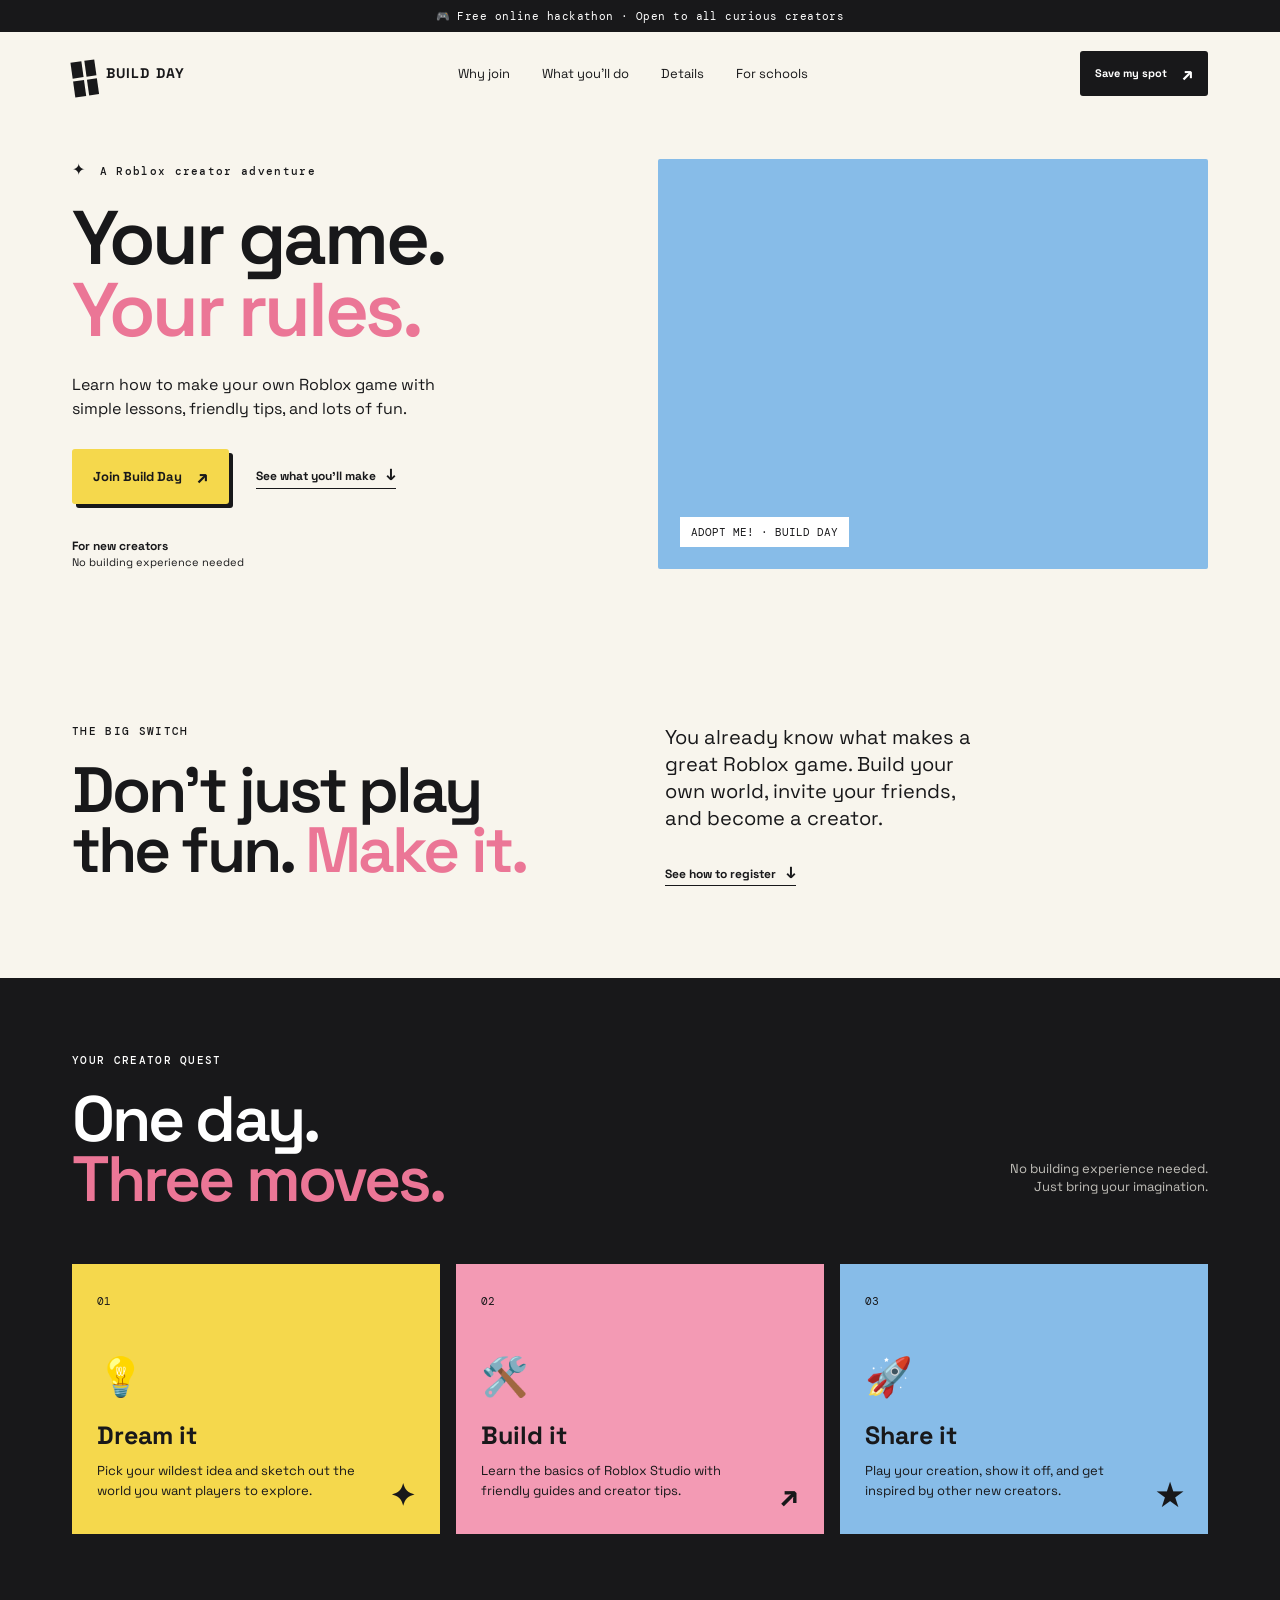
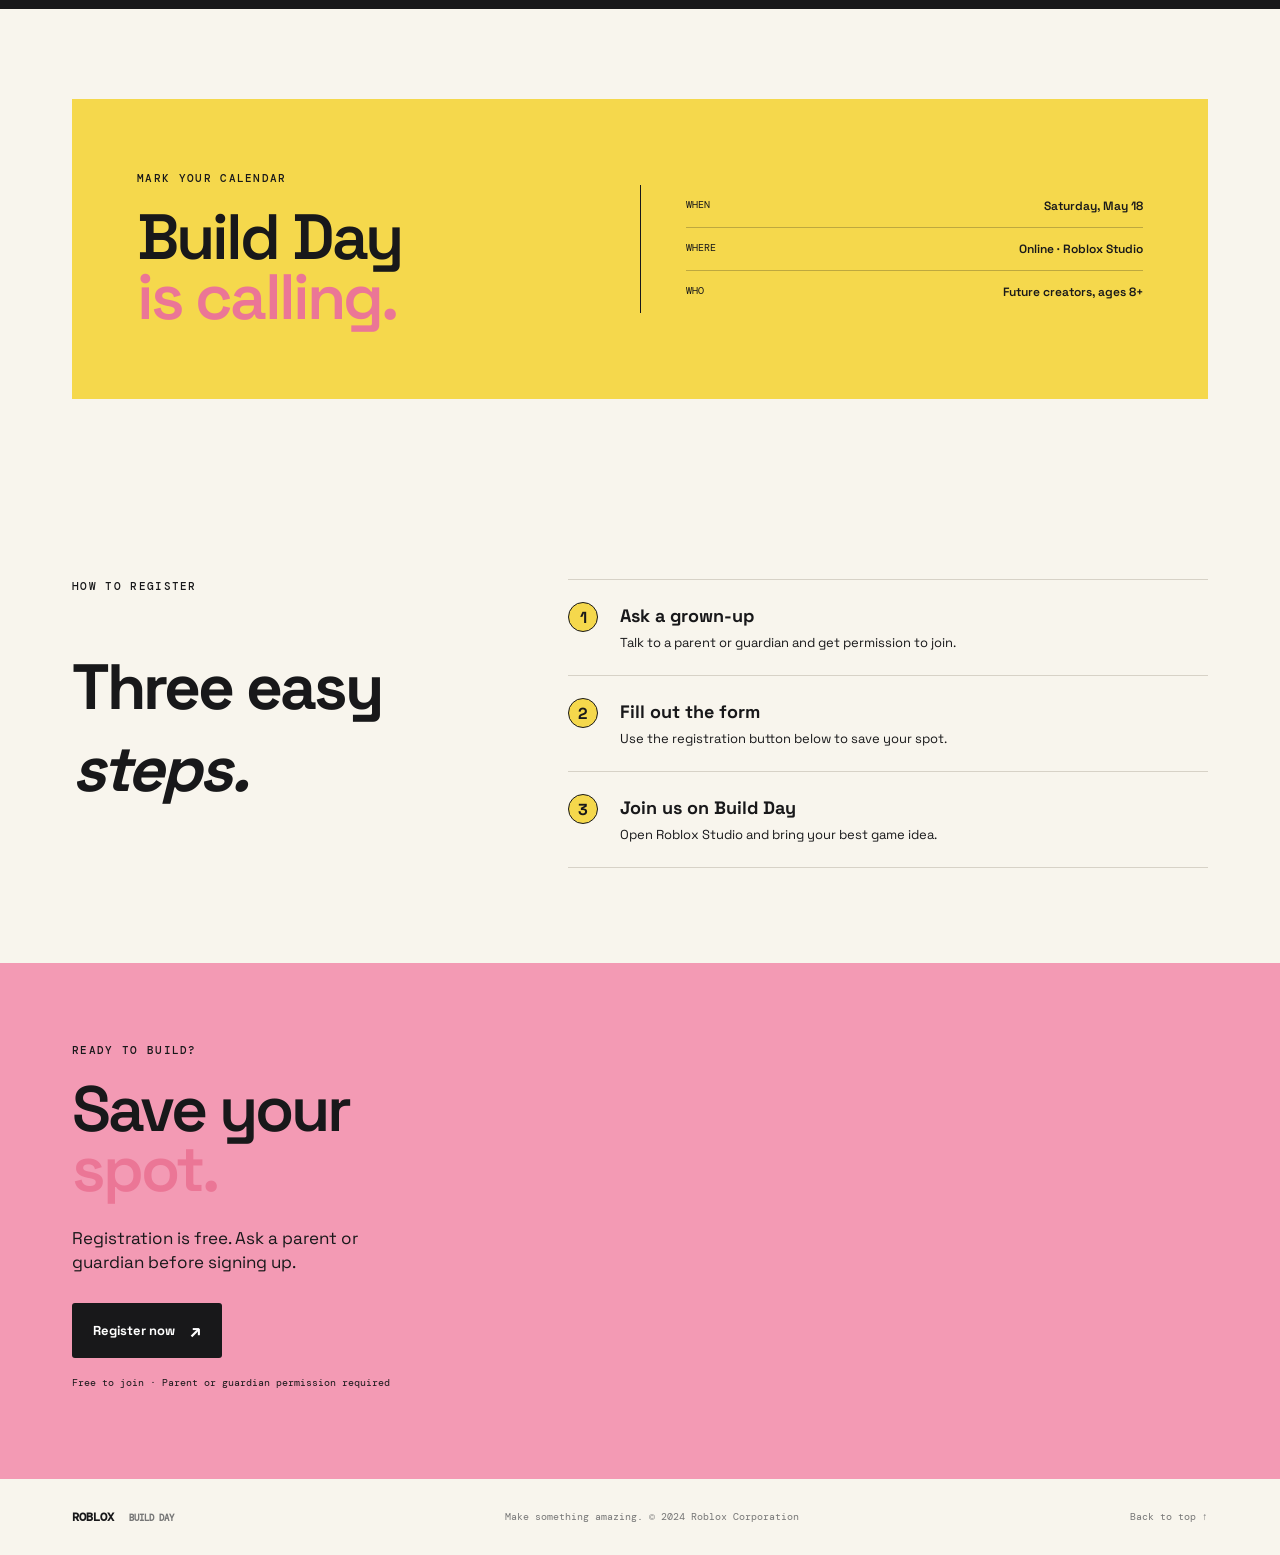
<file: index.html>
<!DOCTYPE html>
<html lang="en">
<head>
  <meta charset="UTF-8" />
  <meta name="viewport" content="width=device-width, initial-scale=1.0" />
  <meta name="description" content="Roblox Build Day — turn your big game ideas into something playable." />
  <title>Roblox Build Day | Your game starts here</title>
  <link rel="stylesheet" href="styles.css" />
</head>
<body>
  <div class="announcement">🎮 Free online hackathon · Open to all curious creators</div>
  <header class="site-header">
    <a class="brand" href="#top" aria-label="Roblox Build Day home">
      <span class="brand-mark" aria-hidden="true"><i></i><i></i><i></i><i></i></span>
      <span>BUILD DAY</span>
    </a>
    <nav aria-label="Main navigation">
      <a href="#why">Why join</a>
      <a href="#what-youll-do">What you'll do</a>
      <a href="#details">Details</a>
      <a href="school.html">For schools</a>
    </nav>
    <a class="button button-small button-dark" href="#join">Save my spot <span>↗</span></a>
  </header>

  <main id="top">
    <section class="hero section-wrap">
      <div class="hero-copy">
        <p class="eyebrow"><span class="spark">✦</span> A Roblox creator adventure</p>
        <h1>Your game.<br /><em>Your rules.</em></h1>
        <p class="hero-intro">Learn how to make your own Roblox game with simple lessons, friendly tips, and lots of fun.</p>
        <div class="hero-actions">
          <a class="button button-primary" href="#join">Join Build Day <span>↗</span></a>
          <a class="text-link" href="#what-youll-do">See what you'll make <span>↓</span></a>
        </div>
        <div class="hero-meta"><span><strong>For new creators</strong><br />No building experience needed</span></div>
      </div>
      <div class="hero-art" aria-label="Adopt Me! Roblox game artwork">
        <div class="sun"></div><div class="cloud cloud-one"></div><div class="cloud cloud-two"></div>
        <div class="island"><div class="tree tree-one">🌴</div><div class="tree tree-two">🌴</div><div class="castle">🏰</div><div class="road"></div><div class="avatar avatar-one">🧑‍🚀</div><div class="avatar avatar-two">🧚</div><div class="coin coin-one">★</div><div class="coin coin-two">★</div></div>
        <div class="art-label label-one">BUILD <strong>✦</strong></div><div class="art-label label-two">PLAY <strong>→</strong></div>
      </div>
    </section>

    <section class="ticker" aria-label="Event highlights"><div>PLAYERS → CREATORS</div><div>ONE DAY. BIG IDEAS.</div><div>MAKE IT YOURS ✦</div><div>PLAYERS → CREATORS</div></section>

    <section class="why section-wrap" id="why">
      <div class="section-heading"><p class="eyebrow">THE BIG SWITCH</p><h2>Don't just play<br />the fun. <em>Make it.</em></h2></div>
      <div class="why-text"><p>You already know what makes a great Roblox game. Build your own world, invite your friends, and become a creator.</p><a class="arrow-link" href="#register">See how to register <span>↓</span></a></div>
    </section>

    <section class="steps section-wrap" id="what-youll-do">
      <div class="steps-top"><div><p class="eyebrow">YOUR CREATOR QUEST</p><h2>One day.<br /><em>Three moves.</em></h2></div><p class="steps-note">No building experience needed.<br />Just bring your imagination.</p></div>
      <div class="step-grid">
        <article class="step-card card-yellow"><span class="step-number">01</span><div class="step-icon">💡</div><h3>Dream it</h3><p>Pick your wildest idea and sketch out the world you want players to explore.</p><span class="card-doodle">✦</span></article>
        <article class="step-card card-pink"><span class="step-number">02</span><div class="step-icon">🛠️</div><h3>Build it</h3><p>Learn the basics of Roblox Studio with friendly guides and creator tips.</p><span class="card-doodle">↗</span></article>
        <article class="step-card card-blue"><span class="step-number">03</span><div class="step-icon">🚀</div><h3>Share it</h3><p>Play your creation, show it off, and get inspired by other new creators.</p><span class="card-doodle">★</span></article>
      </div>
    </section>

    <section class="details section-wrap" id="details">
      <div class="details-card"><div><p class="eyebrow">MARK YOUR CALENDAR</p><h2>Build Day<br /><em>is calling.</em></h2></div><div class="detail-list"><div><span>WHEN</span><strong>Saturday, May 18</strong></div><div><span>WHERE</span><strong>Online · Roblox Studio</strong></div><div><span>WHO</span><strong>Future creators, ages 8+</strong></div></div></div>
    </section>

    <section class="register section-wrap" id="register">
      <div class="register-heading"><p class="eyebrow">HOW TO REGISTER</p><h2>Three easy<br /><em>steps.</em></h2></div>
      <div class="register-steps">
        <div class="register-step"><span>1</span><div><h3>Ask a grown-up</h3><p>Talk to a parent or guardian and get permission to join.</p></div></div>
        <div class="register-step"><span>2</span><div><h3>Fill out the form</h3><p>Use the registration button below to save your spot.</p></div></div>
        <div class="register-step"><span>3</span><div><h3>Join us on Build Day</h3><p>Open Roblox Studio and bring your best game idea.</p></div></div>
      </div>
    </section>

    <section class="join section-wrap" id="join">
      <div class="join-content"><p class="eyebrow">READY TO BUILD?</p><h2>Save your<br /><em>spot.</em></h2><p>Registration is free. Ask a parent or guardian before signing up.</p><a class="button button-dark" href="#join" id="joinButton">Register now <span>↗</span></a><p class="join-note" id="joinNote">Free to join · Parent or guardian permission required</p></div><div class="join-shape"><span>✦</span><span>+</span><span>↗</span></div>
    </section>
  </main>
  <footer><span class="brand-footer">ROBLOX <small>BUILD DAY</small></span><span>Make something amazing. © 2024 Roblox Corporation</span><a href="#top">Back to top ↑</a></footer>
  <script src="script.js"></script>
</body>
</html>
</file>
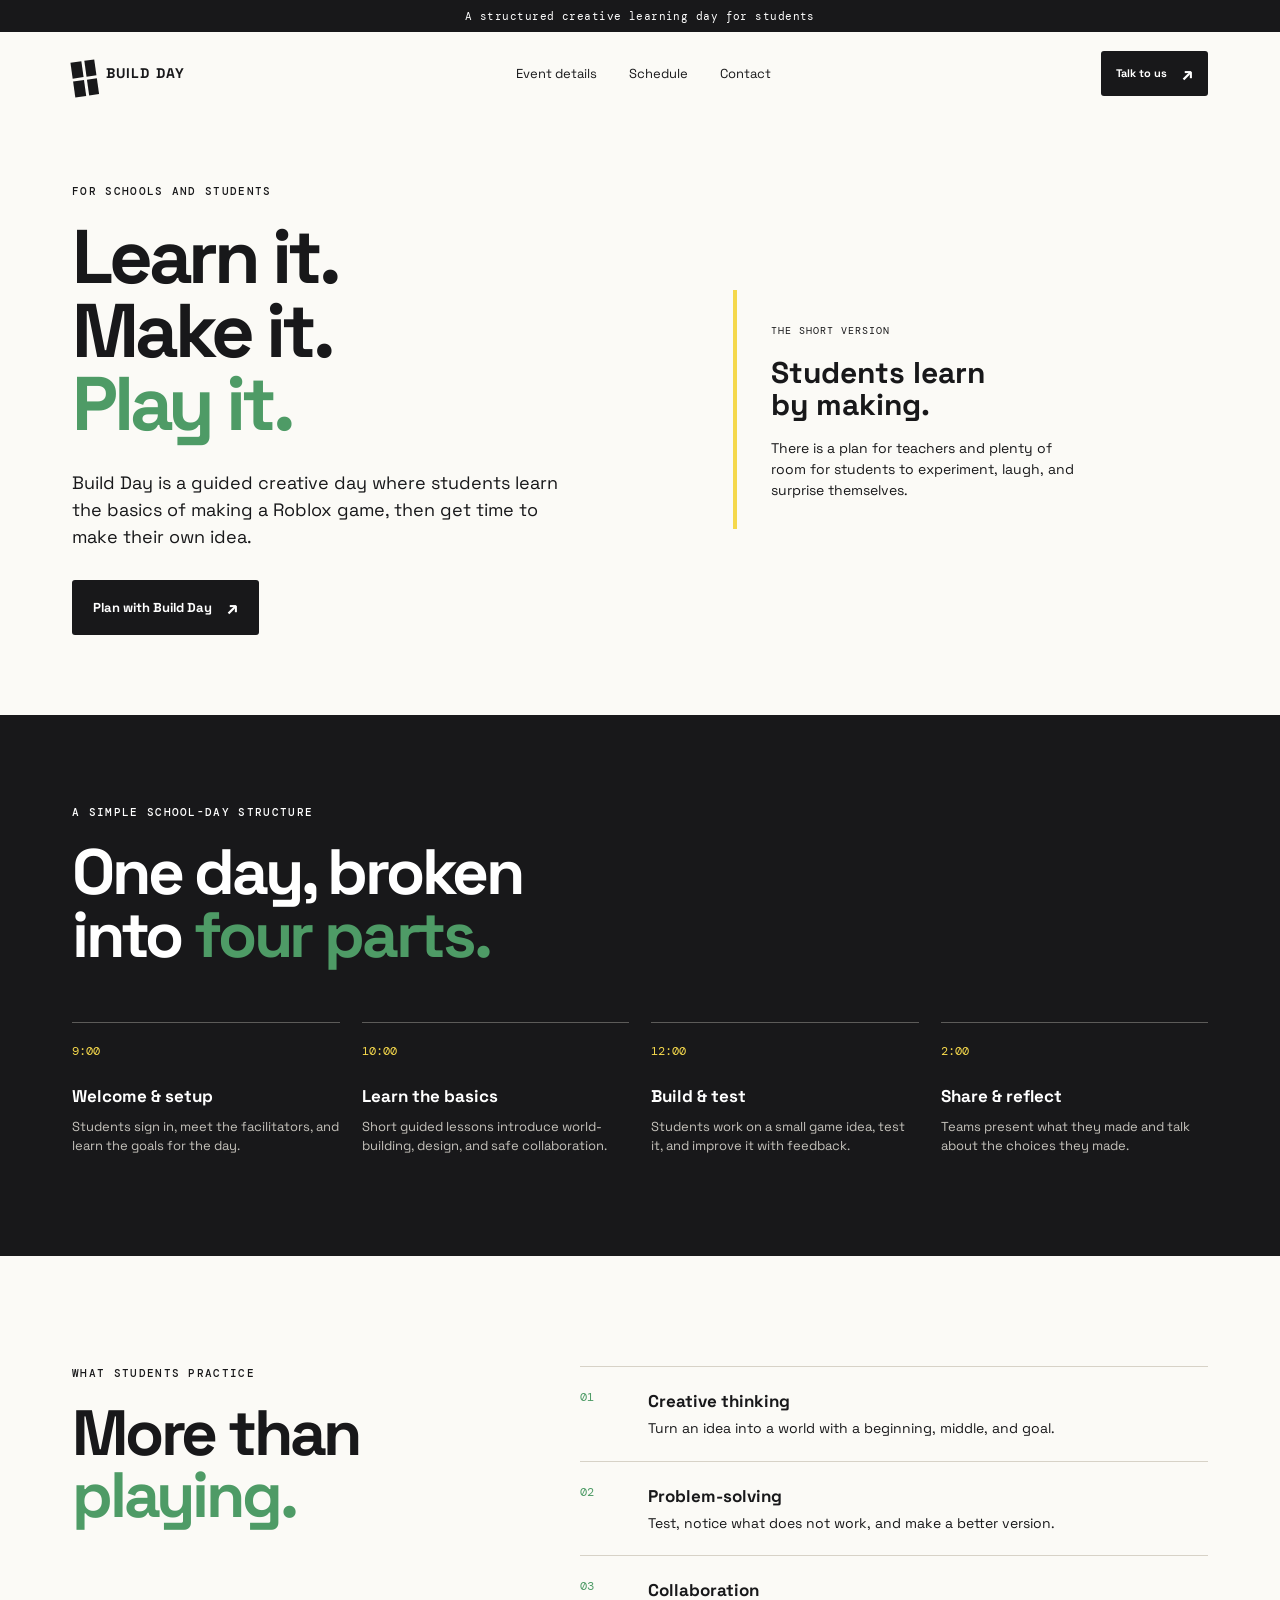
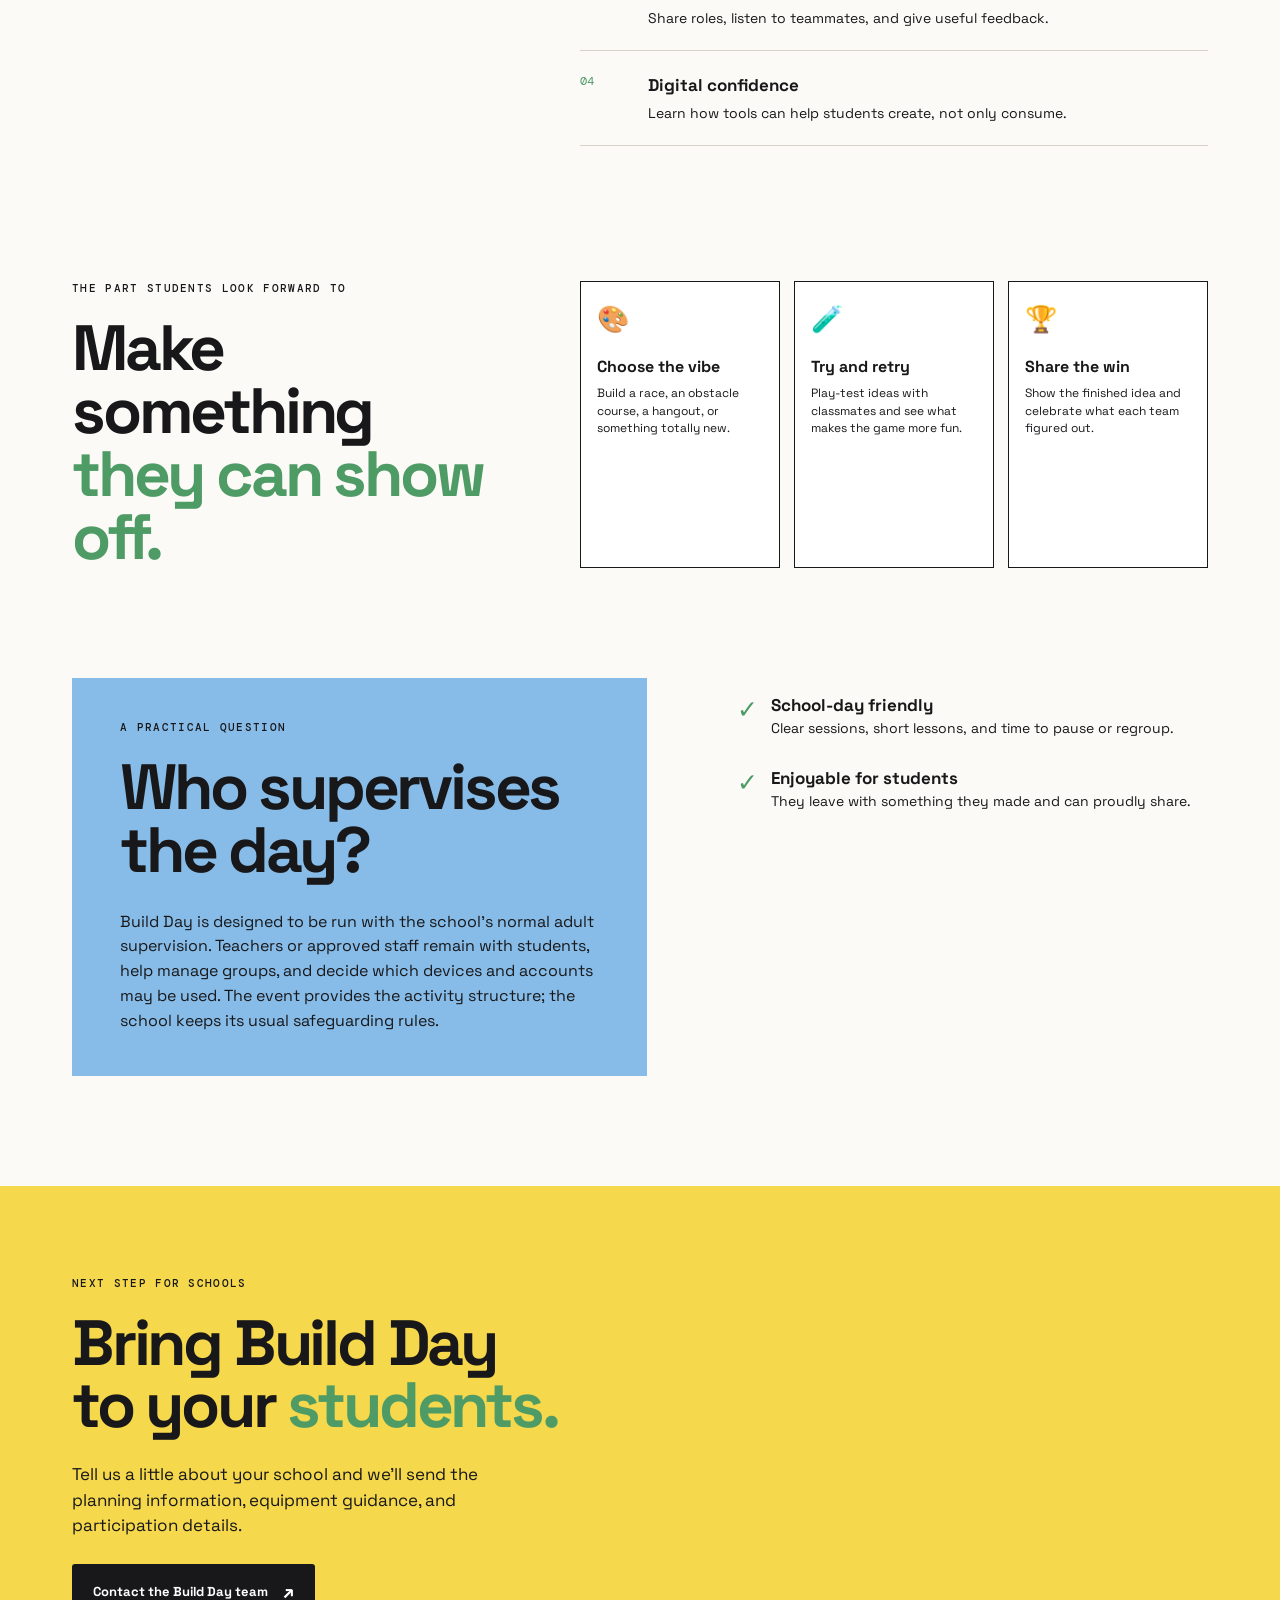
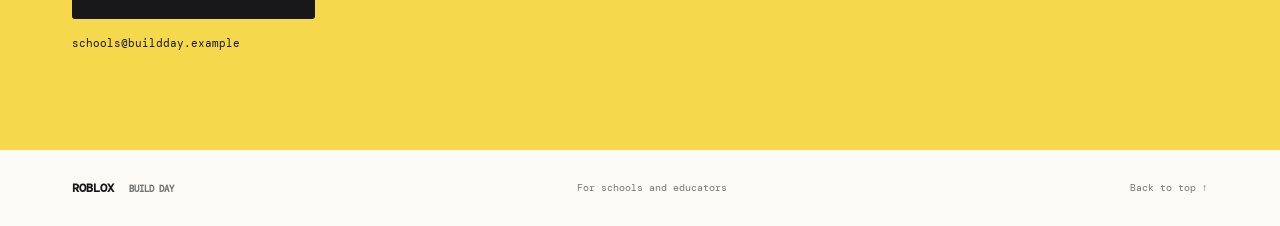
<file: school.html>
<!DOCTYPE html>
<html lang="en">
<head>
  <meta charset="UTF-8" />
  <meta name="viewport" content="width=device-width, initial-scale=1.0" />
  <meta name="description" content="Information for schools and educators about Roblox Build Day." />
  <title>Roblox Build Day | For Schools</title>
  <link rel="stylesheet" href="styles.css" />
</head>
<body class="school-page">
  <div class="announcement">A structured creative learning day for students</div>
  <header class="site-header">
    <a class="brand" href="index.html" aria-label="Roblox Build Day home"><span class="brand-mark" aria-hidden="true"><i></i><i></i><i></i><i></i></span><span>BUILD DAY</span></a>
    <nav aria-label="Main navigation"><a href="index.html#details">Event details</a><a href="#schedule">Schedule</a><a href="#schools-next">Contact</a></nav>
    <a class="button button-small button-dark" href="#schools-next">Talk to us <span>↗</span></a>
  </header>

  <main>
    <section class="school-hero section-wrap">
      <div><p class="eyebrow">FOR SCHOOLS AND STUDENTS</p><h1>Learn it.<br />Make it.<br /><em>Play it.</em></h1><p class="school-lead">Build Day is a guided creative day where students learn the basics of making a Roblox game, then get time to make their own idea.</p><a class="button button-dark" href="#schools-next">Plan with Build Day <span>↗</span></a></div>
      <div class="school-note"><span>THE SHORT VERSION</span><strong>Students learn<br />by making.</strong><p>There is a plan for teachers and plenty of room for students to experiment, laugh, and surprise themselves.</p></div>
    </section>

    <section class="school-band" id="schedule"><div class="section-wrap"><p class="eyebrow">A SIMPLE SCHOOL-DAY STRUCTURE</p><h2>One day, broken<br />into <em>four parts.</em></h2><div class="schedule-grid"><div><span>9:00</span><h3>Welcome & setup</h3><p>Students sign in, meet the facilitators, and learn the goals for the day.</p></div><div><span>10:00</span><h3>Learn the basics</h3><p>Short guided lessons introduce world-building, design, and safe collaboration.</p></div><div><span>12:00</span><h3>Build & test</h3><p>Students work on a small game idea, test it, and improve it with feedback.</p></div><div><span>2:00</span><h3>Share & reflect</h3><p>Teams present what they made and talk about the choices they made.</p></div></div></div></section>

    <section class="school-learning section-wrap"><div><p class="eyebrow">WHAT STUDENTS PRACTICE</p><h2>More than<br /><em>playing.</em></h2></div><div class="learning-list"><div><strong>01</strong><span><b>Creative thinking</b>Turn an idea into a world with a beginning, middle, and goal.</span></div><div><strong>02</strong><span><b>Problem-solving</b>Test, notice what does not work, and make a better version.</span></div><div><strong>03</strong><span><b>Collaboration</b>Share roles, listen to teammates, and give useful feedback.</span></div><div><strong>04</strong><span><b>Digital confidence</b>Learn how tools can help students create, not only consume.</span></div></div></section>

    <section class="student-fun section-wrap"><div><p class="eyebrow">THE PART STUDENTS LOOK FORWARD TO</p><h2>Make something<br /><em>they can show off.</em></h2></div><div class="fun-cards"><div><span>🎨</span><h3>Choose the vibe</h3><p>Build a race, an obstacle course, a hangout, or something totally new.</p></div><div><span>🧪</span><h3>Try and retry</h3><p>Play-test ideas with classmates and see what makes the game more fun.</p></div><div><span>🏆</span><h3>Share the win</h3><p>Show the finished idea and celebrate what each team figured out.</p></div></div></section>

    <section class="school-safety section-wrap"><div class="safety-box"><p class="eyebrow">A PRACTICAL QUESTION</p><h2>Who supervises<br />the day?</h2><p>Build Day is designed to be run with the school’s normal adult supervision. Teachers or approved staff remain with students, help manage groups, and decide which devices and accounts may be used. The event provides the activity structure; the school keeps its usual safeguarding rules.</p></div><div class="safety-side"><span>✓</span><p><b>School-day friendly</b><br />Clear sessions, short lessons, and time to pause or regroup.</p><span>✓</span><p><b>Enjoyable for students</b><br />They leave with something they made and can proudly share.</p></div></section>

    <section class="school-next" id="schools-next"><div class="section-wrap"><p class="eyebrow">NEXT STEP FOR SCHOOLS</p><h2>Bring Build Day<br />to your <em>students.</em></h2><p>Tell us a little about your school and we’ll send the planning information, equipment guidance, and participation details.</p><a class="button button-dark" href="mailto:schools@buildday.example?subject=Build%20Day%20school%20interest">Contact the Build Day team <span>↗</span></a><small>schools@buildday.example</small></div></section>
  </main>
  <footer><span class="brand-footer">ROBLOX <small>BUILD DAY</small></span><span>For schools and educators</span><a href="#top">Back to top ↑</a></footer>
</body>
</html>
</file>
<file: styles.css>
@import url('https://fonts.googleapis.com/css2?family=DM+Mono:wght@500&family=Space+Grotesk:wght@400;500;600;700&display=swap');

:root{--ink:#18181a;--cream:#f8f5ed;--yellow:#f5d84c;--pink:#f39ab4;--blue:#87bce8;--green:#9ed78c;--line:#d7d2c7}*{box-sizing:border-box}html{scroll-behavior:smooth}body{margin:0;background:var(--cream);color:var(--ink);font-family:'Space Grotesk',Arial,sans-serif}a{color:inherit;text-decoration:none}.announcement{background:var(--ink);color:#fff;text-align:center;padding:9px;font:11px 'DM Mono',monospace;letter-spacing:.04em}.site-header{height:82px;max-width:1200px;margin:auto;padding:0 32px;display:flex;align-items:center;justify-content:space-between}.brand{display:flex;align-items:center;gap:10px;font-weight:700;font-size:14px;letter-spacing:.08em}.brand-mark{width:24px;height:24px;display:grid;grid-template-columns:1fr 1fr;gap:3px;transform:rotate(-8deg)}.brand-mark i{background:var(--ink);display:block}.brand-mark i:nth-child(2){height:16px}.brand-mark i:nth-child(3){height:16px;align-self:end}.site-header nav{display:flex;gap:32px;font-size:13px}.site-header nav a:hover,.text-link:hover,.arrow-link:hover{opacity:.6}.button{display:inline-flex;align-items:center;gap:15px;padding:16px 21px;border-radius:3px;font-size:13px;font-weight:700;transition:transform .2s,box-shadow .2s}.button:hover{transform:translateY(-3px);box-shadow:4px 4px 0 var(--ink)}.button span{font-size:18px}.button-small{padding:11px 15px;font-size:11px}.button-dark{background:var(--ink);color:#fff}.button-primary{background:var(--yellow);box-shadow:4px 4px 0 var(--ink)}.section-wrap{max-width:1200px;margin:auto;padding-left:32px;padding-right:32px}.hero{min-height:590px;display:grid;grid-template-columns:1fr 1fr;align-items:center;gap:35px;padding-top:45px;padding-bottom:70px}.eyebrow{font:11px 'DM Mono',monospace;letter-spacing:.12em;margin:0 0 22px;font-weight:500}.spark{font-size:16px;margin-right:5px}.hero h1,.section-heading h2,.steps h2,.details h2,.join h2{font-size:clamp(48px,7vw,88px);line-height:.94;letter-spacing:-.075em;margin:0;font-weight:600}.hero h1 em,.section-heading em,.steps em,.details em,.join em{font-style:normal;color:#eb7696}.hero-intro{font-size:17px;line-height:1.5;max-width:400px;margin:28px 0}.hero-actions{display:flex;align-items:center;gap:27px}.text-link,.arrow-link{font-size:12px;font-weight:700;border-bottom:1px solid var(--ink);padding-bottom:3px}.text-link span,.arrow-link span{font-size:16px;margin-left:7px}.hero-meta{display:flex;align-items:center;gap:13px;margin-top:55px;font-size:11px;line-height:1.3}.hero-meta strong{font-size:12px}.avatars{display:flex}.avatars b{width:28px;height:28px;border-radius:50%;background:var(--pink);display:grid;place-items:center;font-size:15px;border:2px solid var(--cream);margin-left:-5px}.avatars b:first-child{margin:0;background:var(--yellow)}.avatars b:last-child{background:var(--blue)}.hero-art{height:480px;background:var(--blue);position:relative;overflow:hidden;border-radius:2px}.sun{width:95px;height:95px;background:var(--yellow);border-radius:50%;position:absolute;right:55px;top:46px}.cloud{height:24px;width:84px;background:#fff;border-radius:30px;position:absolute;opacity:.85}.cloud:before,.cloud:after{content:'';background:inherit;border-radius:50%;position:absolute}.cloud:before{width:36px;height:36px;left:12px;bottom:0}.cloud:after{width:26px;height:26px;right:13px;bottom:0}.cloud-one{top:81px;left:35px}.cloud-two{top:160px;right:45px;transform:scale(.65)}.island{position:absolute;bottom:0;left:-6%;width:112%;height:55%;background:var(--green);border-radius:50% 50% 0 0 / 25% 25% 0 0}.island:after{content:'';position:absolute;width:100%;height:100%;background:repeating-linear-gradient(110deg,transparent 0 18px,rgba(255,255,255,.12) 20px 22px);opacity:.6}.tree{position:absolute;font-size:58px;z-index:2}.tree-one{left:13%;top:12%}.tree-two{right:13%;top:4%;transform:scale(.8)}.castle{position:absolute;top:8%;left:43%;font-size:76px;z-index:2}.road{position:absolute;background:#f3bd8c;width:230px;height:50px;left:35%;top:55%;transform:rotate(-14deg);border:5px solid #e6a36f}.avatar{position:absolute;z-index:3;font-size:43px}.avatar-one{bottom:10%;left:28%}.avatar-two{right:28%;bottom:19%}.coin{position:absolute;z-index:4;background:var(--yellow);width:27px;height:27px;border:3px solid var(--ink);border-radius:50%;display:grid;place-items:center;font-size:13px}.coin-one{left:21%;top:31%}.coin-two{right:20%;top:42%}.art-label{position:absolute;background:#fff;padding:8px 11px;font:11px 'DM Mono',monospace;z-index:5;box-shadow:3px 3px 0 var(--ink)}.label-one{left:22px;top:27px;transform:rotate(-5deg)}.label-two{right:18px;bottom:25px;transform:rotate(5deg)}.ticker{border-top:1px solid var(--ink);border-bottom:1px solid var(--ink);display:flex;overflow:hidden;justify-content:space-around;padding:14px 0;font:11px 'DM Mono',monospace;white-space:nowrap}.why{display:grid;grid-template-columns:1fr 1fr;padding-top:130px;padding-bottom:140px;gap:50px}.why-text{max-width:330px;align-self:end}.why-text p{font-size:20px;line-height:1.35;margin:0 0 30px}.steps{background:var(--ink);color:#fff;max-width:none;padding:100px max(32px,calc((100% - 1136px)/2));}.steps-top{display:flex;justify-content:space-between;align-items:end;margin-bottom:55px}.steps-note{font-size:13px;line-height:1.4;color:#c1bfb9;text-align:right}.step-grid{display:grid;grid-template-columns:repeat(3,1fr);gap:16px;max-width:1136px;margin:auto}.step-card{min-height:320px;padding:25px;color:var(--ink);position:relative;overflow:hidden}.card-yellow{background:var(--yellow)}.card-pink{background:var(--pink)}.card-blue{background:var(--blue)}.step-number{font:11px 'DM Mono',monospace}.step-icon{font-size:38px;margin:43px 0 18px}.step-card h3{font-size:25px;margin:0 0 10px}.step-card p{font-size:13px;line-height:1.5;max-width:260px;margin:0}.card-doodle{position:absolute;right:25px;bottom:19px;font-size:30px;font-weight:bold}.details{padding-top:125px;padding-bottom:125px}.details-card{background:var(--yellow);padding:55px 65px;display:grid;grid-template-columns:1fr 1fr;align-items:center;min-height:300px}.detail-list{border-left:1px solid var(--ink);padding-left:45px}.detail-list div{padding:13px 0;border-bottom:1px solid rgba(24,24,26,.25);display:flex;justify-content:space-between;gap:20px;font-size:12px}.detail-list div:last-child{border:0}.detail-list span{font:10px 'DM Mono',monospace}.detail-list strong{font-weight:600}.join{background:var(--pink);max-width:none;padding:105px max(32px,calc((100% - 1136px)/2));position:relative;overflow:hidden}.join-content{max-width:1136px;margin:auto;position:relative;z-index:1}.join h2{font-size:clamp(58px,8vw,100px)}.join-content>p:not(.eyebrow):not(.join-note){font-size:17px;max-width:300px;line-height:1.4;margin:28px 0}.join-note{font:10px 'DM Mono',monospace;margin-top:18px}.join-shape{position:absolute;right:11%;top:35px;width:280px;height:280px;background:var(--yellow);border:3px solid var(--ink);border-radius:44% 56% 63% 37% / 40% 40% 60% 60%;transform:rotate(-14deg);display:flex;align-items:center;justify-content:space-around;font-size:38px}.join-shape span:nth-child(2){font-size:70px}.join-shape span:nth-child(3){font-size:54px}footer{max-width:1200px;margin:auto;padding:30px 32px;display:flex;justify-content:space-between;align-items:center;font:10px 'DM Mono',monospace;color:#777}.brand-footer{color:var(--ink);font-weight:bold;font-size:12px}.brand-footer small{font-size:9px;margin-left:8px;color:#777}
@media(max-width:750px){.site-header{padding:0 20px}.site-header nav{display:none}.site-header .button{display:none}.section-wrap{padding-left:20px;padding-right:20px}.hero{grid-template-columns:1fr;padding-top:70px}.hero-art{height:360px;order:-1}.hero h1{font-size:64px}.why{grid-template-columns:1fr;padding-top:85px;padding-bottom:90px}.why-text{margin-top:10px}.steps{padding-top:75px;padding-bottom:75px}.steps-top{display:block}.steps-note{text-align:left;margin-top:30px}.step-grid{grid-template-columns:1fr}.step-card{min-height:260px}.details{padding-top:75px;padding-bottom:75px}.details-card{grid-template-columns:1fr;padding:35px 28px;gap:35px}.detail-list{border-left:0;border-top:1px solid var(--ink);padding:15px 0 0}.detail-list div{display:block}.detail-list strong{display:block;margin-top:6px}.join{padding:75px 20px}.join-shape{width:150px;height:150px;right:-25px;top:35px;font-size:20px}.join-shape span:nth-child(2){font-size:38px}.join-shape span:nth-child(3){font-size:30px}footer{padding:25px 20px;display:block;line-height:2}footer a{float:right}.ticker{justify-content:flex-start;gap:40px;padding-left:20px}.hero-actions{flex-wrap:wrap}}

/* Official Adopt Me! game thumbnail in the title visual. */
.hero-art{background-image:linear-gradient(90deg,rgba(24,24,26,.28),transparent 55%),url('https://tr.rbxcdn.com/180DAY-50b81d54471132a89df116ddd5c5c511/500/280/Image/Jpeg/noFilter');background-size:cover;background-position:center}.hero-art:after{content:'ADOPT ME!  ·  BUILD DAY';position:absolute;left:22px;bottom:22px;background:#fff;padding:8px 11px;font:11px 'DM Mono',monospace;box-shadow:3px 3px 0 var(--ink)}.hero-art>*{display:none}

/* Simpler presentation: keep the message and event information prominent. */
.ticker{display:none}.hero{min-height:520px;padding-top:35px;padding-bottom:55px}.hero-art{height:410px}.hero h1{font-size:clamp(48px,6vw,76px)}.hero-intro{font-size:16px}.hero-meta{margin-top:35px}.why{padding-top:90px;padding-bottom:95px}.steps{padding-top:75px;padding-bottom:75px}.step-card{min-height:270px}.details{padding-top:90px;padding-bottom:90px}.join-shape{display:none}.join{padding-top:80px;padding-bottom:80px}
.hero h1,.section-heading h2,.steps h2,.details h2,.join h2,.register h2{letter-spacing:-.045em}.hero-art{background-image:url('https://tr.rbxcdn.com/180DAY-50b81d54471132a89df116ddd5c5c511/500/280/Image/Jpeg/noFilter')}.hero-art:after{box-shadow:none}.section-heading h2,.steps h2,.details h2,.join h2,.register h2{font-size:clamp(42px,5vw,68px)}.register{display:grid;grid-template-columns:.8fr 1.2fr;gap:70px;padding-top:90px;padding-bottom:95px}.register-steps{border-top:1px solid var(--line)}.register-step{display:flex;gap:22px;align-items:flex-start;padding:22px 0;border-bottom:1px solid var(--line)}.register-step>span{display:grid;place-items:center;width:30px;height:30px;background:var(--yellow);border:1px solid var(--ink);border-radius:50%;font-weight:700;flex:none}.register-step h3{font-size:18px;margin:2px 0 7px}.register-step p{font-size:13px;line-height:1.45;margin:0;max-width:360px}
@media(max-width:750px){.register{grid-template-columns:1fr;gap:35px;padding-top:70px;padding-bottom:75px}}

/* School information page */
.student-fun{display:grid;grid-template-columns:.8fr 1.2fr;gap:90px;padding-top:25px;padding-bottom:110px}.fun-cards{display:grid;grid-template-columns:repeat(3,1fr);gap:14px}.fun-cards>div{border:1px solid var(--ink);padding:20px 16px;background:#fff}.fun-cards span{font-size:26px}.fun-cards h3{font-size:16px;margin:20px 0 8px}.fun-cards p{font-size:12px;line-height:1.45;margin:0}.school-hero h1,.school-page h2{letter-spacing:-.035em}@media(max-width:750px){.student-fun{grid-template-columns:1fr;gap:35px;padding-top:0;padding-bottom:70px}.fun-cards{grid-template-columns:1fr}}
.school-page{background:#fbfaf6}.school-hero{min-height:515px;display:grid;grid-template-columns:1.1fr .9fr;gap:80px;align-items:center;padding-top:70px;padding-bottom:80px}.school-hero h1{font-size:clamp(48px,6vw,76px);line-height:.97;letter-spacing:-.055em;margin:0}.school-hero h1 em,.school-page h2 em{color:#4e9b66;font-style:normal}.school-lead{font-size:18px;line-height:1.5;max-width:510px;margin:28px 0 30px}.school-note{border-left:4px solid var(--yellow);padding:28px 0 28px 34px;max-width:350px}.school-note span{font:10px 'DM Mono',monospace;letter-spacing:.1em}.school-note strong{display:block;font-size:30px;line-height:1.05;margin:18px 0}.school-note p{font-size:14px;line-height:1.5;margin:0}.school-band{background:var(--ink);color:#fff;padding:90px 0 100px}.school-page h2{font-size:clamp(42px,5vw,65px);line-height:.98;letter-spacing:-.05em;margin:0}.schedule-grid{display:grid;grid-template-columns:repeat(4,1fr);gap:22px;margin-top:55px}.schedule-grid>div{border-top:1px solid #5c5b59;padding-top:16px}.schedule-grid span{font:12px 'DM Mono',monospace;color:var(--yellow)}.schedule-grid h3{font-size:17px;margin:25px 0 10px}.schedule-grid p{font-size:13px;line-height:1.5;color:#c5c2bb;margin:0}.school-learning{display:grid;grid-template-columns:.8fr 1.2fr;gap:90px;padding-top:110px;padding-bottom:110px}.learning-list{border-top:1px solid var(--line)}.learning-list div{display:grid;grid-template-columns:50px 1fr;gap:18px;padding:22px 0;border-bottom:1px solid var(--line);font-size:14px;line-height:1.45}.learning-list strong{font:12px 'DM Mono',monospace;color:#4e9b66}.learning-list b{display:block;font-size:17px;margin-bottom:5px}.school-safety{display:grid;grid-template-columns:1.1fr .9fr;gap:90px;padding-bottom:110px}.safety-box{background:var(--blue);padding:42px 48px}.safety-box p:not(.eyebrow){font-size:16px;line-height:1.55;max-width:600px;margin:28px 0 0}.safety-side{padding-top:15px}.safety-side span{color:#4e9b66;font-size:25px;float:left;margin-right:13px}.safety-side p{font-size:14px;line-height:1.45;margin:0 0 28px}.safety-side b{font-size:17px;color:var(--ink)}.school-next{background:var(--yellow);padding:90px 0 100px}.school-next p:not(.eyebrow){font-size:17px;line-height:1.5;max-width:450px;margin:25px 0}.school-next small{display:block;font:11px 'DM Mono',monospace;margin-top:17px}.school-page footer{background:#fbfaf6}@media(max-width:750px){.school-hero,.school-learning,.school-safety{grid-template-columns:1fr;gap:45px;padding-top:65px;padding-bottom:70px}.school-hero h1{font-size:55px}.school-note{max-width:none}.schedule-grid{grid-template-columns:1fr 1fr;gap:35px 20px}.school-band{padding:70px 0}.safety-box{padding:30px 25px}.school-next{padding:70px 0}.school-page .site-header{padding:0 20px}.school-page .site-header nav{display:none}}
</file>
